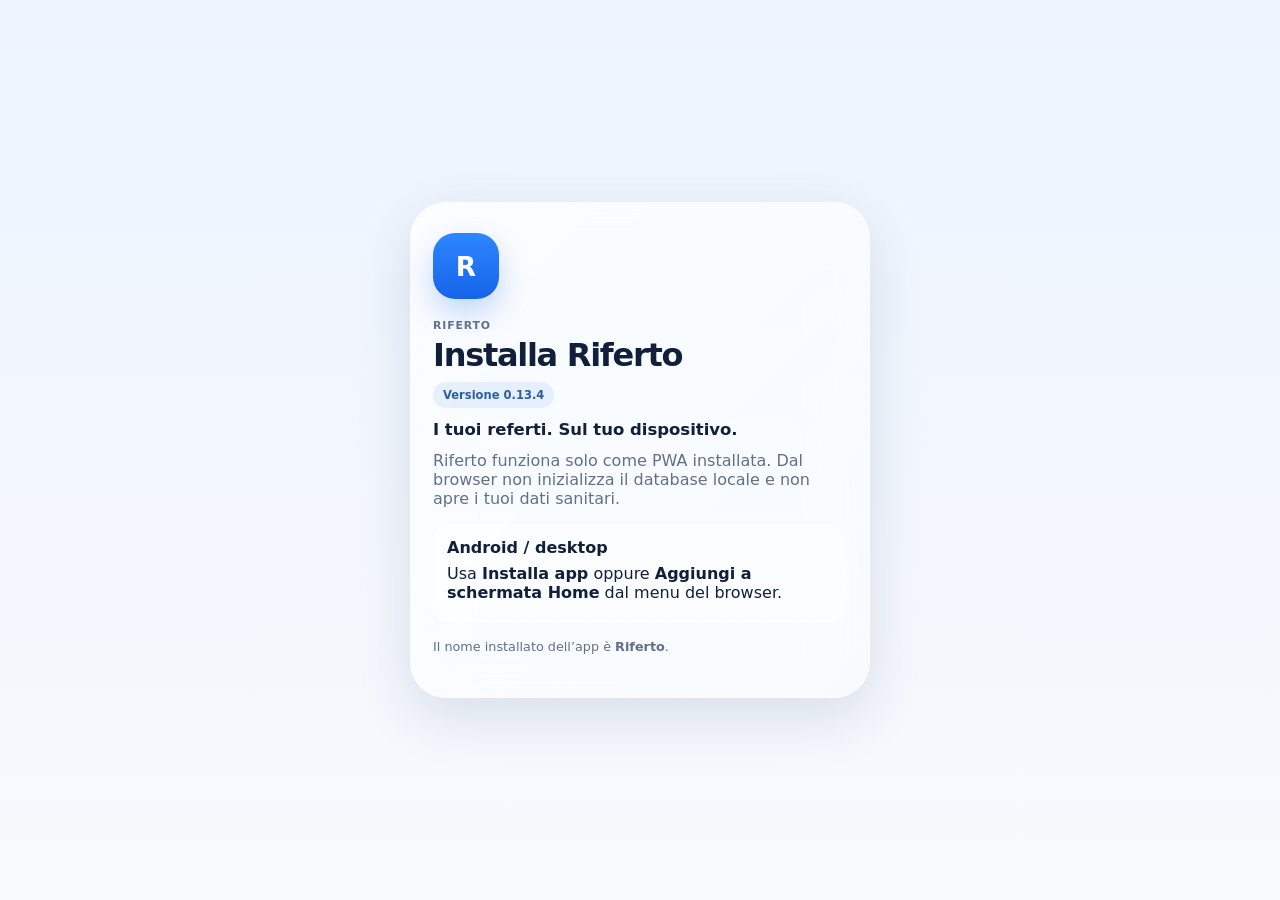
<file: riferto/index.html>
<!doctype html>
<html lang="it">
<head>
  <meta charset="utf-8" />
  <meta name="viewport" content="width=device-width,initial-scale=1,viewport-fit=cover" />
  <meta name="theme-color" content="#eef4ff" />
  <meta name="application-name" content="Riferto" />
  <meta name="mobile-web-app-capable" content="yes" />
  <meta name="apple-mobile-web-app-capable" content="yes" />
  <meta name="apple-mobile-web-app-status-bar-style" content="default" />
  <meta name="apple-mobile-web-app-title" content="Riferto" />
  <meta name="description" content="Riferto — i tuoi referti, sul tuo dispositivo." />
  <title>Riferto</title>
  <link rel="icon" type="image/svg+xml" href="./icon-riferto.svg?v=0.13.4" />
  <link rel="apple-touch-icon" href="./icon-riferto.svg?v=0.13.4" />
  <link rel="manifest" href="./manifest.webmanifest?v=0.13.4" />
  <link rel="stylesheet" href="./styles.css?v=0.13.4" />
  <link rel="stylesheet" href="./design-0133.css?v=0.13.4" />
</head>
<body>
  <div class="ambient ambient-a"></div><div class="ambient ambient-b"></div>
  <section id="installScreen" class="install-screen"><article class="install-card glass"><div class="brand-mark">R</div><p class="eyebrow">Riferto</p><h1>Installa Riferto</h1><span class="version-badge">Versione 0.13.4</span><p class="tagline">I tuoi referti. Sul tuo dispositivo.</p><p class="muted">Riferto funziona solo come PWA installata. Dal browser non inizializza il database locale e non apre i tuoi dati sanitari.</p><button id="nativeInstallBtn" class="primary-btn hidden" type="button">Installa Riferto</button><div id="iosInstallHelp" class="install-help hidden"><strong>iPhone / iPad</strong><p>Apri in Safari → Condividi → <strong>Aggiungi alla schermata Home</strong> → apri Riferto dall'icona.</p></div><div id="genericInstallHelp" class="install-help hidden"><strong>Android / desktop</strong><p>Usa <strong>Installa app</strong> oppure <strong>Aggiungi a schermata Home</strong> dal menu del browser.</p></div><p class="caption">Il nome installato dell’app è <strong>Riferto</strong>.</p></article></section>
  <div id="lockScreen" class="lock-screen hidden"><section class="lock-card glass"><div class="brand-mark">R</div><p class="eyebrow">Archivio sanitario personale</p><h1>Riferto</h1><span class="version-badge">v0.13.4</span><p class="tagline">I tuoi referti. Sul tuo dispositivo.</p><p id="lockIntro" class="muted">Crea un PIN di 6 cifre per proteggere l'archivio locale.</p><button id="biometricUnlockBtn" class="secondary-btn hidden" type="button">Sblocca con Face ID</button><div class="lock-separator"><span>oppure</span></div><label class="field"><span>PIN</span><input id="pinInput" class="pin-input" type="text" inputmode="none" autocomplete="off" minlength="6" maxlength="6" readonly /></label><label id="pinConfirmField" class="field"><span>Conferma PIN</span><input id="pinConfirmInput" class="pin-input" type="text" inputmode="none" autocomplete="off" minlength="6" maxlength="6" readonly /></label><button id="unlockBtn" class="primary-btn" type="button">Crea archivio</button><p id="lockError" class="error-text" role="alert"></p><p class="caption">Il PIN non viene salvato in chiaro. Se lo perdi, recuperi i dati solo tramite un backup cifrato e la relativa password.</p></section></div>
  <main id="appShell" class="app-shell hidden" aria-hidden="true">
    <header class="topbar glass"><div class="brand-block"><div class="brand-mark small">R</div><div><p class="eyebrow">Archivio locale</p><h1>Riferto <span class="version-badge compact">v0.13.4</span></h1></div></div></header>
    <section class="app-section active" data-section="reports"><section class="hero glass"><div><p class="eyebrow">Riferto</p><h2>I tuoi referti. Sul tuo dispositivo.</h2><p class="muted">Conserva referti, PDF e valori strutturati in un archivio cifrato che resta sul dispositivo.</p></div><button id="newReportBtn" class="primary-btn" type="button">Nuovo referto</button></section><section class="grid two"><article class="glass card stat-card"><span class="stat-label">Referti</span><strong id="reportCount">0</strong></article><article class="glass card stat-card"><span class="stat-label">Valori</span><strong id="measurementCount">0</strong></article></section><section id="reportsView" class="view active"><div id="reportsList" class="stack"></div><div id="emptyState" class="glass empty-state"><h3>Nessun referto salvato</h3><p class="muted">Aggiungi il primo referto e, se vuoi, allega uno o più PDF.</p></div></section></section>
    <section class="app-section" data-section="trend"></section>
    <section class="app-section" data-section="settings"><section class="settings-header"><p class="eyebrow">Riferto</p><h2>Impostazioni</h2><p class="muted">Sicurezza, aggiornamenti, dati, lingua, storage e backup.</p></section><section class="settings-stack"><article id="settingsUpdateAvailable" class="glass settings-card update-available-card hidden"><div><p class="eyebrow">Aggiornamento disponibile</p><h3><span class="update-dot"></span>Nuova versione di Riferto</h3><p class="muted">È disponibile una versione più recente dell'app.</p></div><div class="update-version-line"><span>Versione installata <strong id="settingsCurrentVersion">v0.13.4</strong></span><span>Nuova <strong id="settingsUpdateVersion">—</strong></span></div><div class="settings-actions"><button id="settingsUpdateNowBtn" class="primary-btn" type="button">Aggiorna ora</button></div></article><article class="glass settings-card"><div><p class="eyebrow">Sicurezza</p><h3>Accesso</h3><p class="muted">Configura un metodo rapido di accesso oppure blocca subito l'archivio.</p></div><div class="settings-actions"><button id="biometricManageBtn" class="secondary-btn" type="button">Face ID</button><button id="lockBtn" class="secondary-btn" type="button">Blocca archivio</button></div></article><article class="glass settings-card data-tools-card"><div><p class="eyebrow">Dati</p><h3>Dati e strumenti</h3><p class="muted">Backup, ripristino e catalogo degli esami restano disponibili senza occupare tutta la schermata.</p></div><details class="settings-disclosure"><summary><span>Backup e ripristino</span><small>Esporta o importa l'archivio</small></summary><div class="settings-disclosure-body"><div class="settings-actions"><button id="exportBtn" class="secondary-btn" type="button">Esporta backup cifrato</button><label class="secondary-btn file-label"><span>Importa backup</span><input id="importInput" type="file" accept="application/json,.json" hidden /></label></div></div></details><details class="settings-disclosure"><summary><span>Catalogo LOINC</span><small>Cerca esami e codici</small></summary><div class="settings-disclosure-body"><label class="field"><span>Cerca esame</span><input id="catalogSearch" type="search" placeholder="es. emoglobina, glucosio, urine" /></label><p class="caption">LOINC identifica l'osservazione; l'unità effettiva resta quella riportata dal laboratorio.</p><div id="catalogView" class="view active"><div id="catalogList" class="stack"></div></div></div></details></article><article class="glass settings-card"><div><p class="eyebrow">App</p><h3>Aggiornamento</h3><p class="muted">Verifica la versione pubblicata e, se disponibile, scarica la nuova build, pulisce la cache e riavvia completamente la PWA.</p></div><div class="settings-actions"><button id="forceUpdateBtn" class="primary-btn" type="button">Controlla aggiornamenti</button></div></article><article class="glass settings-card"><div><p class="eyebrow">Lingua</p><h3>Interfaccia</h3><p class="muted">Scegli la lingua dell'app.</p></div><select id="languageSelect" class="glass-control settings-select" aria-label="Lingua"><option value="it">Italiano</option><option value="en">English</option></select></article><article class="glass settings-card support-card"><p class="eyebrow">Supporta Riferto</p><h3>Buy me a coffee</h3><p class="muted">Se Riferto ti è utile, puoi supportarne lo sviluppo con una donazione volontaria via PayPal.</p><a class="secondary-btn support-link" href="https://www.paypal.com/qrcodes/p2pqrc/GRN7DK9PJ69BA" target="_blank" rel="noopener noreferrer">Apri PayPal</a></article><article class="glass settings-card legal-card"><div><p class="eyebrow">Informazioni</p><h3>Riferto</h3><p class="muted">Archivio personale: non fornisce diagnosi né interpretazioni mediche.</p></div><a class="secondary-btn repo-link" href="https://github.com/making-lemonade/riferto" target="_blank" rel="noopener noreferrer" aria-label="Apri il repository Riferto su GitHub"><svg viewBox="0 0 24 24" aria-hidden="true"><path d="M12 2.8a9.2 9.2 0 0 0-2.9 17.93c.46.09.63-.2.63-.44v-1.72c-2.57.56-3.11-1.09-3.11-1.09-.42-1.07-1.03-1.35-1.03-1.35-.84-.58.06-.57.06-.57.93.07 1.42.96 1.42.96.83 1.42 2.17 1.01 2.7.77.08-.6.32-1.01.59-1.24-2.05-.23-4.21-1.03-4.21-4.57 0-1.01.36-1.84.95-2.48-.1-.24-.41-1.18.09-2.45 0 0 .77-.25 2.53.95A8.8 8.8 0 0 1 12 7.1a8.8 8.8 0 0 1 2.3.31c1.76-1.2 2.53-.95 2.53-.95.5 1.27.19 2.21.09 2.45.59.64.95 1.47.95 2.48 0 3.55-2.16 4.34-4.22 4.57.33.29.63.86.63 1.74v2.59c0 .24.17.53.64.44A9.2 9.2 0 0 0 12 2.8Z" fill="currentColor"/></svg><span>Repository GitHub</span></a><p class="caption">LOINC® is a registered trademark of Regenstrief Institute, Inc.</p><p class="caption">© 2026 Riferto. Tutti i diritti riservati. Vietato il riutilizzo, la redistribuzione, la rivendita, il white-label e qualsiasi uso commerciale del software o di parti sostanziali del codice senza autorizzazione scritta.</p></article></section></section>
  </main>
  <nav id="bottomNav" class="bottom-nav glass hidden" aria-label="Navigazione principale"><button class="bottom-nav-btn active" data-app-section="reports" aria-selected="true" type="button"><span class="nav-icon"><svg viewBox="0 0 24 24" aria-hidden="true"><path d="M6 3.5h9l3 3V20.5H6zM15 3.5v4h4M9 11h6M9 14.5h6M9 18h4" fill="none" stroke="currentColor" stroke-width="1.7" stroke-linecap="round" stroke-linejoin="round"/></svg></span><span>Referti</span></button><button class="bottom-nav-btn" data-app-section="trend" aria-selected="false" type="button"><span class="nav-icon"><svg viewBox="0 0 24 24" aria-hidden="true"><path d="M4 18.5 9 13l3 3 7-8M16 8h3v3" fill="none" stroke="currentColor" stroke-width="1.8" stroke-linecap="round" stroke-linejoin="round"/></svg></span><span>Trend</span></button><button class="bottom-nav-btn" data-app-section="settings" aria-selected="false" type="button"><span class="nav-icon"><svg viewBox="0 0 24 24" aria-hidden="true"><path d="M12 8.5A3.5 3.5 0 1 0 12 15a3.5 3.5 0 0 0 0-6.5ZM19 12l2-1-2-3-2 .5-1.5-1L15 5h-3l-.5 2.5-1.5 1L8 8 6 11l2 1v2l-2 1 2 3 2-.5 1.5 1L12 21h3l.5-2.5 1.5-1 2 .5 2-3-2-1z" fill="none" stroke="currentColor" stroke-width="1.5" stroke-linejoin="round"/></svg></span><span>Impostazioni</span></button></nav>
  <dialog id="reportDialog" class="sheet-dialog"><form id="reportForm" class="sheet glass"><div class="sheet-handle"></div><div class="sheet-head"><div><p class="eyebrow">Referto</p><h2 id="dialogTitle">Nuovo referto</h2></div><button type="button" id="closeDialogBtn" class="icon-btn" aria-label="Chiudi">✕</button></div><input id="reportId" type="hidden" /><div class="grid two"><label class="field"><span>Data</span><input id="reportDate" type="date" required /></label><label class="field"><span>Struttura / laboratorio</span><input id="laboratory" type="text" autocomplete="organization" /></label></div><label class="field"><span>Note</span><textarea id="notes" rows="2"></textarea></label><label class="field"><span>PDF allegati</span><input id="pdfInput" type="file" accept="application/pdf" multiple /><small class="caption">Puoi selezionare più PDF. Gli allegati già salvati possono essere aperti o rimossi qui sotto.</small><div id="pdfStatus" class="caption"></div></label><div class="section-title-row"><h3>Valori</h3><button type="button" id="addMeasurementBtn" class="secondary-btn">Aggiungi valore</button></div><div id="measurementEditor" class="stack compact"></div><div class="sheet-actions"><button type="button" id="deleteReportBtn" class="danger-btn hidden">Elimina referto</button><button type="submit" class="primary-btn">Salva</button></div></form></dialog>
  <template id="measurementTemplate"><div class="measurement-row glass-subtle"><label class="field grow"><span>Esame</span><input class="test-search" placeholder="Cerca esame o codice LOINC" autocomplete="off" enterkeyhint="search" required /></label><div class="grid three measurement-fields"><label class="field"><span>Valore</span><input class="test-value" inputmode="decimal" required /></label><label class="field"><span>Unità</span><input class="test-unit" placeholder="mg/dL" /></label><label class="field"><span>Intervallo</span><input class="test-range" placeholder="es. 70–99" /></label></div><button type="button" class="remove-measurement danger-link">Rimuovi</button></div></template>
  <datalist id="loincOptions"></datalist>
  <script src="./pin-guard.js?v=0.13.4"></script>
  <script src="./ui-nav.js?v=0.13.4"></script>
  <script type="module" src="./bootstrap.js?v=0.13.4"></script>
  <script type="module" src="./credential-ui.js?v=0.13.4"></script>
  <script type="module" src="./backup-guard.js?v=0.13.4"></script>
  <script type="module" src="./loinc-search.js?v=0.13.4"></script>
</body>
</html>
</file>
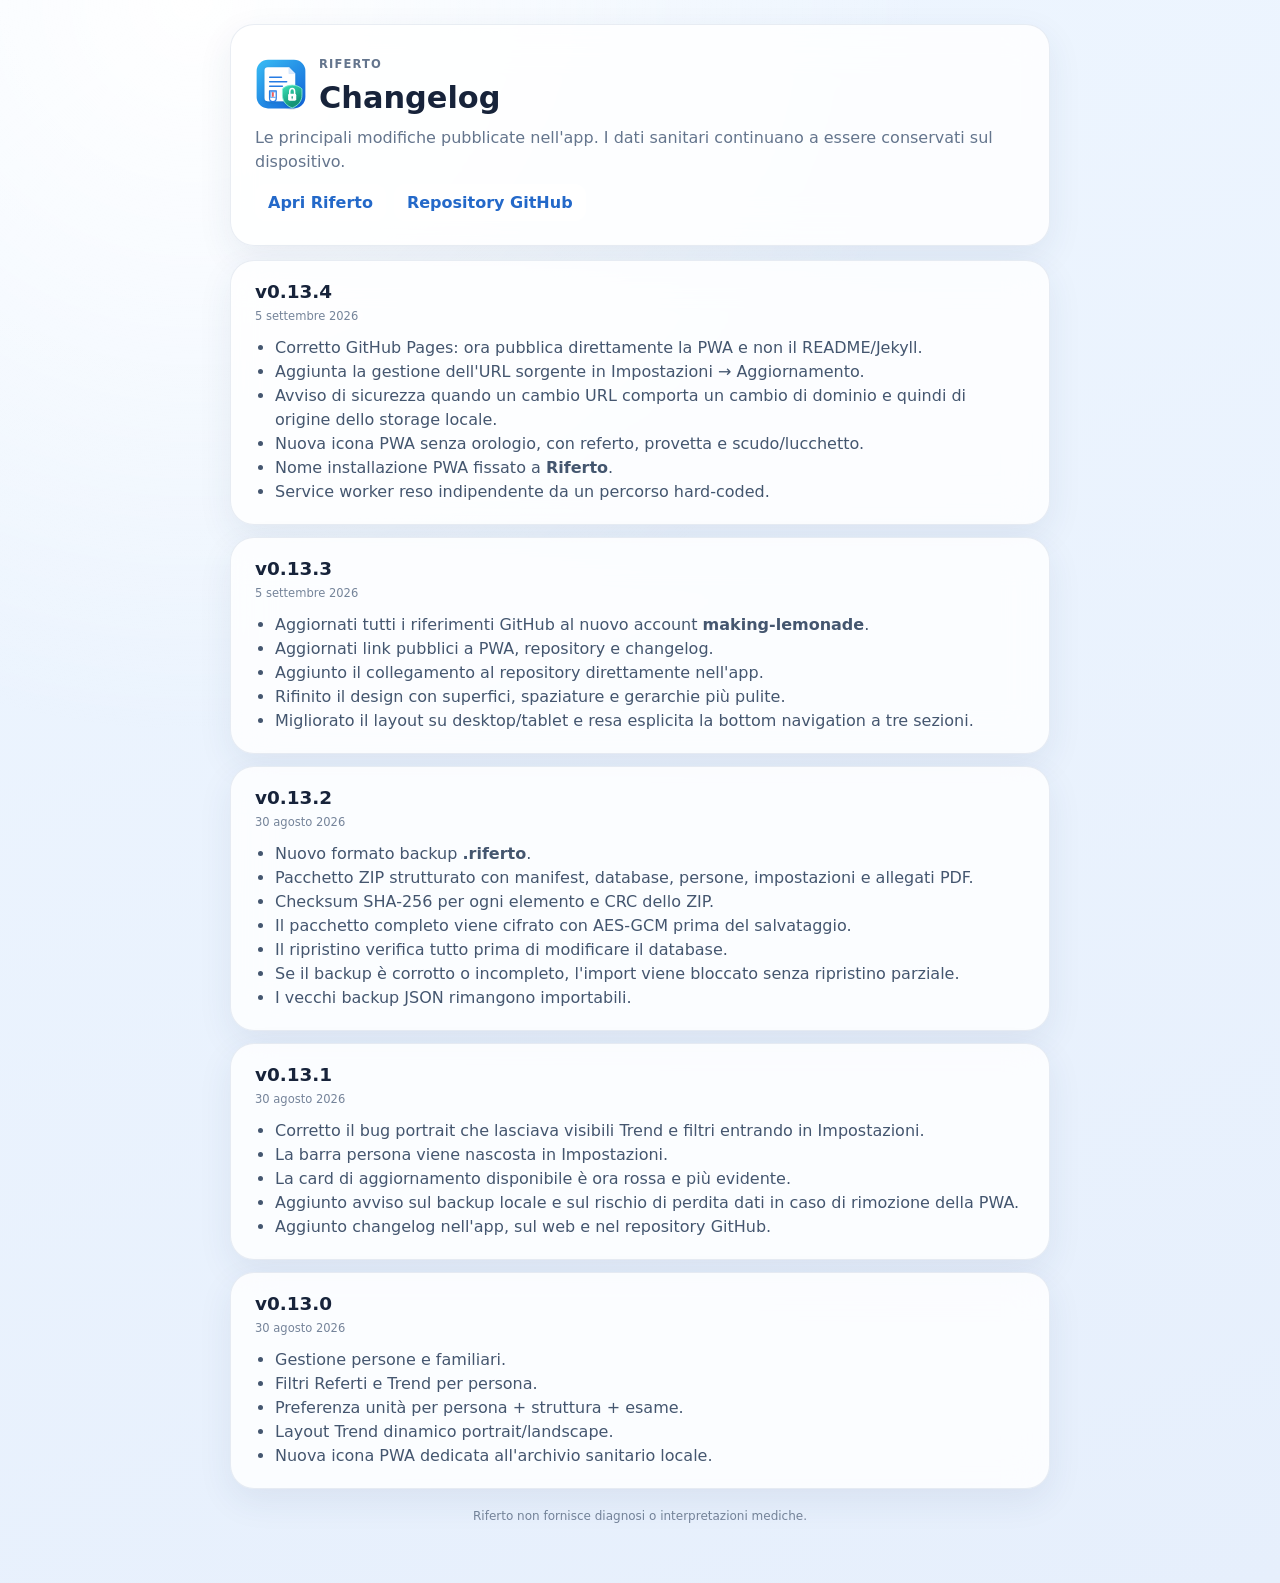
<file: riferto/changelog.html>
<!doctype html>
<html lang="it">
<head>
  <meta charset="utf-8">
  <meta name="viewport" content="width=device-width,initial-scale=1,viewport-fit=cover">
  <meta name="theme-color" content="#eef4ff">
  <title>Riferto — Changelog</title>
  <link rel="icon" type="image/svg+xml" href="./icon-riferto.svg?v=0.13.4">
  <style>
    :root{font-family:-apple-system,BlinkMacSystemFont,"SF Pro Text",Inter,system-ui,sans-serif;color:#17233a;background:#eef4ff}*{box-sizing:border-box}body{margin:0;min-height:100vh;background:radial-gradient(circle at 15% 0,#fff 0,transparent 38%),linear-gradient(160deg,#eef6ff,#e6effc);padding:24px 16px 48px}.wrap{width:min(820px,100%);margin:auto}.head,.release{background:rgba(255,255,255,.82);backdrop-filter:blur(20px);border:1px solid rgba(83,116,160,.13);box-shadow:0 12px 35px rgba(43,69,108,.08);border-radius:24px}.head{padding:24px;margin-bottom:14px}.brand{display:flex;align-items:center;gap:12px}.icon{width:52px;height:52px;border-radius:16px}.eyebrow{font-size:.72rem;text-transform:uppercase;letter-spacing:.1em;color:#67809f;font-weight:800;margin:0}.head h1{margin:3px 0 4px;font-size:1.9rem}.head p{color:#64758d;margin:7px 0;line-height:1.5}.links{display:flex;flex-wrap:wrap;gap:8px;margin-top:10px}.back{display:inline-flex;padding:9px 13px;border-radius:12px;background:#fff;color:#2469c9;text-decoration:none;font-weight:750}.release{padding:18px 20px;margin-bottom:12px}.release h2{margin:0 0 3px;font-size:1.15rem}.release time{font-size:.72rem;color:#75849a}.release ul{margin:12px 0 0;padding-left:20px;color:#44566f;line-height:1.5}.note{font-size:.75rem;color:#75849a;margin-top:20px;text-align:center}@media(min-width:760px){.release{padding:20px 24px}}
  </style>
</head>
<body><main class="wrap">
  <section class="head"><div class="brand"><img class="icon" src="./icon-riferto.svg?v=0.13.4" alt=""><div><p class="eyebrow">Riferto</p><h1>Changelog</h1></div></div><p>Le principali modifiche pubblicate nell'app. I dati sanitari continuano a essere conservati sul dispositivo.</p><div class="links"><a class="back" href="./">Apri Riferto</a><a class="back" href="https://github.com/making-lemonade/riferto" target="_blank" rel="noopener">Repository GitHub</a></div></section>
  <article class="release"><h2>v0.13.4</h2><time>5 settembre 2026</time><ul><li>Corretto GitHub Pages: ora pubblica direttamente la PWA e non il README/Jekyll.</li><li>Aggiunta la gestione dell'URL sorgente in Impostazioni → Aggiornamento.</li><li>Avviso di sicurezza quando un cambio URL comporta un cambio di dominio e quindi di origine dello storage locale.</li><li>Nuova icona PWA senza orologio, con referto, provetta e scudo/lucchetto.</li><li>Nome installazione PWA fissato a <strong>Riferto</strong>.</li><li>Service worker reso indipendente da un percorso hard-coded.</li></ul></article>
  <article class="release"><h2>v0.13.3</h2><time>5 settembre 2026</time><ul><li>Aggiornati tutti i riferimenti GitHub al nuovo account <strong>making-lemonade</strong>.</li><li>Aggiornati link pubblici a PWA, repository e changelog.</li><li>Aggiunto il collegamento al repository direttamente nell'app.</li><li>Rifinito il design con superfici, spaziature e gerarchie più pulite.</li><li>Migliorato il layout su desktop/tablet e resa esplicita la bottom navigation a tre sezioni.</li></ul></article>
  <article class="release"><h2>v0.13.2</h2><time>30 agosto 2026</time><ul><li>Nuovo formato backup <strong>.riferto</strong>.</li><li>Pacchetto ZIP strutturato con manifest, database, persone, impostazioni e allegati PDF.</li><li>Checksum SHA-256 per ogni elemento e CRC dello ZIP.</li><li>Il pacchetto completo viene cifrato con AES-GCM prima del salvataggio.</li><li>Il ripristino verifica tutto prima di modificare il database.</li><li>Se il backup è corrotto o incompleto, l'import viene bloccato senza ripristino parziale.</li><li>I vecchi backup JSON rimangono importabili.</li></ul></article>
  <article class="release"><h2>v0.13.1</h2><time>30 agosto 2026</time><ul><li>Corretto il bug portrait che lasciava visibili Trend e filtri entrando in Impostazioni.</li><li>La barra persona viene nascosta in Impostazioni.</li><li>La card di aggiornamento disponibile è ora rossa e più evidente.</li><li>Aggiunto avviso sul backup locale e sul rischio di perdita dati in caso di rimozione della PWA.</li><li>Aggiunto changelog nell'app, sul web e nel repository GitHub.</li></ul></article>
  <article class="release"><h2>v0.13.0</h2><time>30 agosto 2026</time><ul><li>Gestione persone e familiari.</li><li>Filtri Referti e Trend per persona.</li><li>Preferenza unità per persona + struttura + esame.</li><li>Layout Trend dinamico portrait/landscape.</li><li>Nuova icona PWA dedicata all'archivio sanitario locale.</li></ul></article>
  <p class="note">Riferto non fornisce diagnosi o interpretazioni mediche.</p>
</main></body></html>
</file>
<file: riferto/styles.css>
:root{color-scheme:light;--bg:#eef3fb;--text:#10203a;--muted:#61708a;--line:rgba(255,255,255,.52);--shadow:0 18px 55px rgba(39,71,117,.14);--radius:28px;font-family:-apple-system,BlinkMacSystemFont,"SF Pro Display","SF Pro Text",Inter,system-ui,sans-serif}*{box-sizing:border-box}html,body{width:100%;height:100%;overflow:hidden}body{margin:0;background:linear-gradient(180deg,#edf4ff 0%,#f8fafc 48%,#eef1f7 100%);color:var(--text)}body.vault-locked{overflow:hidden;touch-action:none}button,input,textarea,select{font:inherit}button{cursor:pointer}.hidden{display:none!important}.ambient{position:fixed;pointer-events:none;border-radius:999px;filter:blur(12px);opacity:.55;z-index:-1}.ambient-a{width:360px;height:360px;background:radial-gradient(circle,rgba(122,185,255,.75),transparent 68%);top:-100px;right:-130px}.ambient-b{width:420px;height:420px;background:radial-gradient(circle,rgba(190,170,255,.48),transparent 68%);bottom:5%;left:-200px}.glass,.glass-subtle{border:1px solid var(--line);background:linear-gradient(135deg,rgba(255,255,255,.76),rgba(255,255,255,.4));box-shadow:var(--shadow);backdrop-filter:blur(28px) saturate(165%);-webkit-backdrop-filter:blur(28px) saturate(165%)}.glass-subtle{box-shadow:0 10px 32px rgba(39,71,117,.08);background:rgba(255,255,255,.5)}.install-screen,.lock-screen{position:fixed;inset:0;z-index:20000;display:grid;place-items:center;padding:calc(env(safe-area-inset-top) + 24px) 18px calc(env(safe-area-inset-bottom) + 24px);overflow:auto}.install-screen{background:linear-gradient(180deg,#edf4ff,#f7f9fc)}.lock-screen{background:linear-gradient(180deg,#edf4ff 0%,#f7f9fc 58%,#eef1f7 100%);overscroll-behavior:none;touch-action:pan-y}.install-card,.lock-card{width:min(100%,460px);border-radius:36px;padding:30px 22px}.brand-mark{width:66px;height:66px;border-radius:22px;display:grid;place-items:center;margin-bottom:20px;background:linear-gradient(180deg,#2d86ff,#1764e8);color:white;box-shadow:0 14px 30px rgba(30,104,232,.25);font-size:1.65rem;font-weight:850}.brand-mark.small{width:40px;height:40px;border-radius:14px;margin:0;font-size:1rem}.brand-block{display:flex;align-items:center;gap:10px}.install-card h1,.lock-card h1{font-size:2rem;letter-spacing:-.04em;margin:0 0 8px}.tagline{font-weight:750;font-size:1.03rem;margin:12px 0}.install-help{margin:16px 0;padding:14px;border-radius:18px;background:rgba(255,255,255,.45)}.install-help p{margin:7px 0}.version-badge,.pill{display:inline-flex;padding:6px 10px;border-radius:999px;background:rgba(67,132,241,.1);font-size:.72rem;font-weight:800}.version-badge.compact{padding:3px 7px;font-size:.62rem;vertical-align:middle}.lock-card .field{margin:12px 0}.lock-card .primary-btn,.lock-card .secondary-btn,.install-card .primary-btn{width:100%;margin-top:8px}.lock-separator{display:flex;align-items:center;gap:10px;margin:14px 0 2px;color:var(--muted);font-size:.75rem}.lock-separator:before,.lock-separator:after{content:"";height:1px;flex:1;background:rgba(90,107,132,.16)}.error-text{min-height:1.2em;color:#b12424;font-size:.82rem;margin:10px 0 4px}.pin-native-hidden{position:absolute!important;opacity:0!important;pointer-events:none!important;width:1px!important;height:1px!important;padding:0!important;border:0!important}.pin-display{width:100%;min-height:58px;border:1px solid rgba(103,124,158,.16);background:rgba(255,255,255,.68);border-radius:18px;display:flex;align-items:center;justify-content:center;gap:14px;padding:12px 16px}.pin-display.active{border-color:rgba(39,111,226,.48);box-shadow:0 0 0 4px rgba(39,111,226,.08)}.pin-dot{width:13px;height:13px;border-radius:50%;background:rgba(16,32,58,.12);box-shadow:inset 0 0 0 1px rgba(16,32,58,.08)}.pin-dot.filled{background:var(--text)}.pin-keypad{display:grid;grid-template-columns:repeat(3,1fr);gap:10px;margin:16px 0 6px}.pin-key{border:1px solid rgba(255,255,255,.72);background:rgba(255,255,255,.66);min-height:58px;border-radius:20px;font-size:1.55rem;font-weight:700;color:var(--text);box-shadow:0 7px 18px rgba(42,72,112,.08)}.pin-key:active{transform:scale(.98);background:rgba(230,239,253,.9)}.pin-key-spacer{visibility:hidden}.pin-key-delete{font-size:1.3rem}.app-shell{width:min(100%,820px);height:100dvh;margin:0 auto;padding:calc(env(safe-area-inset-top) + 18px) 16px calc(env(safe-area-inset-bottom) + 112px);overflow-y:auto;overflow-x:hidden;overscroll-behavior-y:contain;-webkit-overflow-scrolling:touch}.topbar,.hero,.card,.empty-state{border-radius:var(--radius)}.topbar{display:flex;align-items:center;justify-content:space-between;padding:16px 18px;margin-bottom:14px;position:relative;top:auto;z-index:1}.top-actions{display:flex;align-items:center;gap:8px;flex-wrap:wrap;justify-content:flex-end}h1,h2,h3,p{margin-top:0}.topbar h1{font-size:1.15rem;margin:0}.eyebrow{margin:0 0 4px;text-transform:uppercase;letter-spacing:.08em;font-size:.68rem;font-weight:800;color:#62718a}.hero{padding:24px;margin-bottom:14px}.hero h2{font-size:clamp(1.8rem,7vw,2.65rem);line-height:1.03;letter-spacing:-.04em;margin:0 0 12px}.muted,.caption{color:var(--muted)}.caption{font-size:.8rem}.hero .primary-btn{width:100%;margin-top:14px}.grid{display:grid;gap:12px}.grid.two{grid-template-columns:1fr 1fr}.grid.three{grid-template-columns:repeat(3,1fr)}.card{padding:18px}.stat-card strong{display:block;font-size:2rem;margin-top:4px}.stat-label{font-size:.78rem;color:var(--muted)}.toolbar{margin:14px 0;display:flex;flex-direction:column;gap:12px}.segmented{display:grid;grid-template-columns:1fr 1fr;padding:4px;border-radius:18px;background:rgba(112,128,153,.10)}.segment{border:0;background:transparent;border-radius:14px;padding:11px;color:var(--muted);font-weight:700}.segment.active{background:rgba(255,255,255,.8);color:var(--text);box-shadow:0 5px 16px rgba(53,75,107,.08)}.toolbar-actions{display:grid;grid-template-columns:1fr 1fr;gap:10px}.primary-btn,.secondary-btn,.danger-btn,.icon-btn,.glass-control{border:1px solid rgba(255,255,255,.6);border-radius:17px;min-height:46px;padding:11px 16px;font-weight:750}.primary-btn{border:0;color:white;background:linear-gradient(180deg,#2d86ff,#1764e8);box-shadow:0 12px 26px rgba(30,104,232,.24)}.secondary-btn,.glass-control{background:rgba(255,255,255,.6);color:var(--text)}.danger-btn{color:#b12424;background:rgba(255,235,235,.75)}.icon-btn{min-height:40px;padding:8px 13px;background:rgba(255,255,255,.56)}.file-label{display:flex;align-items:center;justify-content:center;text-align:center}.view{display:none}.view.active{display:block}.app-section{display:none}.app-section.active{display:block}.stack{display:grid;gap:12px}.stack.compact{gap:10px}.empty-state{text-align:center;padding:34px 24px}.report-card{padding:18px;border-radius:var(--radius)}.report-top{display:flex;justify-content:space-between;gap:14px;align-items:flex-start}.report-card h3{margin-bottom:4px}.report-meta{font-size:.8rem;color:var(--muted)}.measurement-list{display:grid;gap:8px;margin-top:14px}.measurement-item{display:grid;grid-template-columns:1fr auto;gap:10px;padding:10px 0;border-top:1px solid rgba(72,93,126,.08)}.measurement-name{font-weight:700}.measurement-code{display:block;color:var(--muted);font-size:.72rem}.measurement-value{text-align:right;font-weight:800}.report-actions{display:flex;gap:14px;margin-top:12px;flex-wrap:wrap}.text-btn,.danger-link{border:0;background:transparent;padding:8px 0;font-weight:750}.text-btn{color:#1764e8}.danger-link{color:#b12424;justify-self:start}.field{display:grid;gap:7px}.field>span{font-size:.76rem;font-weight:750;color:#56657c}.field input,.field textarea{width:100%;border:1px solid rgba(103,124,158,.16);background:rgba(255,255,255,.68);border-radius:15px;padding:12px 13px;color:var(--text);outline:none}.field input:focus,.field textarea:focus{border-color:rgba(39,111,226,.45);box-shadow:0 0 0 3px rgba(39,111,226,.08)}.sheet-dialog{border:0;background:transparent;padding:0;width:100%;max-width:820px;max-height:94vh}.sheet-dialog::backdrop{background:rgba(22,31,46,.3);backdrop-filter:blur(10px)}.sheet{margin:auto 10px 10px;padding:14px 16px calc(env(safe-area-inset-bottom) + 18px);border-radius:32px;max-height:91vh;overflow:auto}.sheet-handle{width:44px;height:5px;border-radius:99px;background:rgba(52,63,82,.18);margin:2px auto 14px}.sheet-head{display:flex;justify-content:space-between;align-items:flex-start;gap:16px}.section-title-row{display:flex;justify-content:space-between;align-items:center;gap:12px;margin:20px 0 10px}.measurement-row{padding:14px;border-radius:22px}.measurement-fields{margin-top:10px}.sheet-actions{display:flex;justify-content:space-between;gap:10px;margin-top:18px}.sheet-actions .primary-btn{margin-left:auto}.catalog-card{padding:16px;border-radius:var(--radius)}.catalog-card h3{margin:0 0 5px;font-size:1rem}.catalog-desc{margin:8px 0 0;color:var(--muted);font-size:.82rem}.catalog-units{margin-top:8px;font-size:.75rem;color:#485d7b}.settings-header{padding:10px 4px 8px}.settings-header h2{font-size:2rem;letter-spacing:-.035em;margin-bottom:8px}.settings-stack{display:grid;gap:14px}.settings-card{padding:20px;border-radius:28px}.settings-card h3{margin-bottom:7px}.settings-actions{display:grid;grid-template-columns:1fr 1fr;gap:10px;margin-top:14px}.settings-card .settings-actions:has(.primary-btn:only-child){grid-template-columns:1fr}.settings-select{width:100%;margin-top:10px}.support-card{text-align:center}.support-link{display:inline-flex;align-items:center;justify-content:center;text-decoration:none;margin-top:8px}.settings-disclosure{border-top:1px solid rgba(90,107,132,.12);margin-top:14px;padding-top:4px}.settings-disclosure summary{list-style:none;display:flex;align-items:center;justify-content:space-between;gap:12px;padding:14px 2px;cursor:pointer;font-weight:800}.settings-disclosure summary::-webkit-details-marker{display:none}.settings-disclosure summary span{display:flex;align-items:center;gap:8px}.settings-disclosure summary span:after{content:'›';font-size:1.35rem;line-height:1;color:var(--muted);transition:transform .18s ease}.settings-disclosure[open] summary span:after{transform:rotate(90deg)}.settings-disclosure summary small{font-size:.72rem;color:var(--muted);font-weight:650;text-align:right}.settings-disclosure-body{padding:2px 0 10px}.settings-disclosure-body .field{margin-top:6px}.update-available-card{border-color:rgba(45,134,255,.32);background:linear-gradient(135deg,rgba(239,247,255,.94),rgba(255,255,255,.72));box-shadow:0 16px 42px rgba(39,111,226,.15)}.update-available-card h3{display:flex;align-items:center;gap:8px}.update-dot{width:9px;height:9px;border-radius:50%;background:#2d86ff;box-shadow:0 0 0 5px rgba(45,134,255,.11);flex:none}.update-version-line{display:flex;align-items:center;justify-content:space-between;gap:12px;margin:12px 0 0;padding:11px 13px;border-radius:16px;background:rgba(255,255,255,.55);font-size:.8rem}.update-version-line strong{font-size:.86rem}.bottom-nav{position:fixed!important;left:12px!important;right:12px!important;bottom:max(10px,env(safe-area-inset-bottom))!important;z-index:10000!important;transform:none!important;width:auto!important;grid-template-columns:1fr 1fr;gap:6px;padding:7px;border-radius:28px;background:rgba(245,249,255,.94)!important;border:1px solid rgba(255,255,255,.9);box-shadow:0 14px 42px rgba(39,71,117,.28);backdrop-filter:blur(30px) saturate(180%);-webkit-backdrop-filter:blur(30px) saturate(180%);opacity:1;visibility:visible;pointer-events:auto;isolation:isolate}.bottom-nav-btn{border:0;background:transparent;min-height:58px;border-radius:21px;display:flex;flex-direction:column;align-items:center;justify-content:center;gap:3px;color:var(--muted);font-size:.73rem;font-weight:750;position:relative}.bottom-nav-btn.active{background:rgba(255,255,255,.95);color:var(--text);box-shadow:0 8px 20px rgba(45,100,180,.12)}.nav-icon{font-size:1.18rem;line-height:1}.nav-notification{position:absolute;top:6px;right:calc(50% - 32px);min-width:18px;height:18px;padding:0 5px;border-radius:999px;display:inline-flex;align-items:center;justify-content:center;background:#e5484d;color:#fff;font-size:.65rem;font-weight:850;line-height:1;box-shadow:0 3px 10px rgba(181,35,40,.28);border:2px solid rgba(255,255,255,.95)}.app-footer{text-align:center;padding:26px 12px 0;color:var(--muted);font-size:.7rem;line-height:1.5}.app-footer p{margin-bottom:8px}@media(display-mode:standalone){#bottomNav.bottom-nav{display:grid!important}}@media(max-width:620px){.grid.three{grid-template-columns:1fr}.measurement-fields{grid-template-columns:1fr 1fr}.measurement-fields .field:last-child{grid-column:1/-1}.toolbar-actions{grid-template-columns:1fr}.sheet-actions{flex-direction:column-reverse}.sheet-actions>*{width:100%}.topbar{align-items:flex-start}.settings-actions{grid-template-columns:1fr}.brand-block .brand-mark{display:none}.lock-card{margin:auto 0}.app-shell{padding-left:12px;padding-right:12px}.pin-key{min-height:54px}.pin-keypad{gap:8px}.settings-disclosure summary{align-items:flex-start;flex-direction:column;gap:3px}.settings-disclosure summary small{text-align:left}}
</file>
<file: riferto/design-0133.css>
:root{--surface:rgba(255,255,255,.78);--surface-strong:rgba(255,255,255,.92);--blue:#1f73e8;--blue-deep:#155fc6;--hairline:rgba(63,82,112,.12);--shadow-soft:0 10px 30px rgba(39,71,117,.09)}
body{background:linear-gradient(180deg,#edf4ff 0%,#f8fbff 46%,#f1f4f9 100%)}
.app-shell{width:min(100%,920px)}
.topbar{background:rgba(250,252,255,.82);border-color:rgba(255,255,255,.88);box-shadow:0 10px 34px rgba(37,66,105,.10)}
.hero{position:relative;overflow:hidden;background:linear-gradient(145deg,rgba(255,255,255,.92),rgba(240,247,255,.76));border-color:rgba(255,255,255,.92);box-shadow:0 16px 44px rgba(39,71,117,.10)}
.hero:after{content:"";position:absolute;width:190px;height:190px;border-radius:50%;right:-92px;top:-105px;background:radial-gradient(circle,rgba(45,134,255,.18),rgba(45,134,255,0) 70%);pointer-events:none}
.card,.report-card,.settings-card,.empty-state{background:var(--surface);border:1px solid rgba(255,255,255,.9);box-shadow:var(--shadow-soft)}
.stat-card{min-height:104px;display:flex;flex-direction:column;justify-content:center}.stat-card strong{letter-spacing:-.04em}
.primary-btn{background:linear-gradient(180deg,var(--blue),var(--blue-deep));box-shadow:0 10px 22px rgba(28,104,220,.22);transition:transform .14s ease,box-shadow .14s ease,filter .14s ease}.primary-btn:active{transform:translateY(1px);box-shadow:0 6px 14px rgba(28,104,220,.18)}
.secondary-btn,.glass-control{background:rgba(255,255,255,.78);border-color:rgba(96,118,151,.12);box-shadow:0 4px 12px rgba(39,71,117,.05)}
.settings-header{padding:14px 6px 12px}.settings-header h2{font-size:clamp(2rem,7vw,2.5rem);margin-bottom:6px}.settings-stack{gap:12px}.settings-card{border-radius:24px}.settings-card h3{font-size:1.08rem;letter-spacing:-.015em}.settings-disclosure{border-top-color:var(--hairline)}
.bottom-nav{grid-template-columns:repeat(3,1fr)!important;max-width:680px!important;margin-left:auto!important;margin-right:auto!important;left:12px!important;right:12px!important;padding:6px!important;border-radius:24px!important;background:rgba(247,250,255,.95)!important;box-shadow:0 12px 36px rgba(34,65,108,.22)!important}.bottom-nav-btn{min-height:56px;border-radius:18px}.bottom-nav-btn.active{background:rgba(255,255,255,.98);box-shadow:0 6px 18px rgba(44,95,165,.12)}.nav-icon svg{width:21px;height:21px;display:block}
.field input,.field textarea{background:rgba(255,255,255,.82);border-color:rgba(94,116,150,.14)}
.report-card{transition:transform .15s ease,box-shadow .15s ease}.report-card:active{transform:scale(.997)}
.version-badge{background:rgba(37,115,232,.09);color:#2c5f9f}
.repo-link{display:inline-flex;align-items:center;justify-content:center;gap:7px;text-decoration:none;margin-top:10px;width:100%}
.repo-link svg{width:17px;height:17px}
@media(min-width:760px){.app-shell{padding-left:22px;padding-right:22px}.hero{display:grid;grid-template-columns:minmax(0,1fr) auto;align-items:end;gap:24px;padding:30px}.hero .primary-btn{width:auto;min-width:160px;margin:0}.settings-stack{grid-template-columns:repeat(2,minmax(0,1fr));align-items:start}.settings-stack>.data-tools-card,.settings-stack>.backup-warning-card,.settings-stack>.changelog-card,.settings-stack>.update-available-card{grid-column:1/-1}.support-card,.legal-card{height:100%}.report-card{padding:20px}}
@media(max-width:620px){.app-shell{padding-bottom:calc(env(safe-area-inset-bottom) + 104px)}.topbar{padding:13px 15px;border-radius:22px}.hero{padding:20px;border-radius:24px}.hero h2{font-size:clamp(1.7rem,8vw,2.15rem)}.card,.report-card,.settings-card{border-radius:22px}.settings-card{padding:18px}.bottom-nav{left:8px!important;right:8px!important;bottom:max(7px,env(safe-area-inset-bottom))!important}.bottom-nav-btn{font-size:.69rem}.settings-header{padding-left:4px;padding-right:4px}}
@media(prefers-reduced-motion:reduce){*{scroll-behavior:auto!important}.primary-btn,.report-card{transition:none!important}}
</file>
